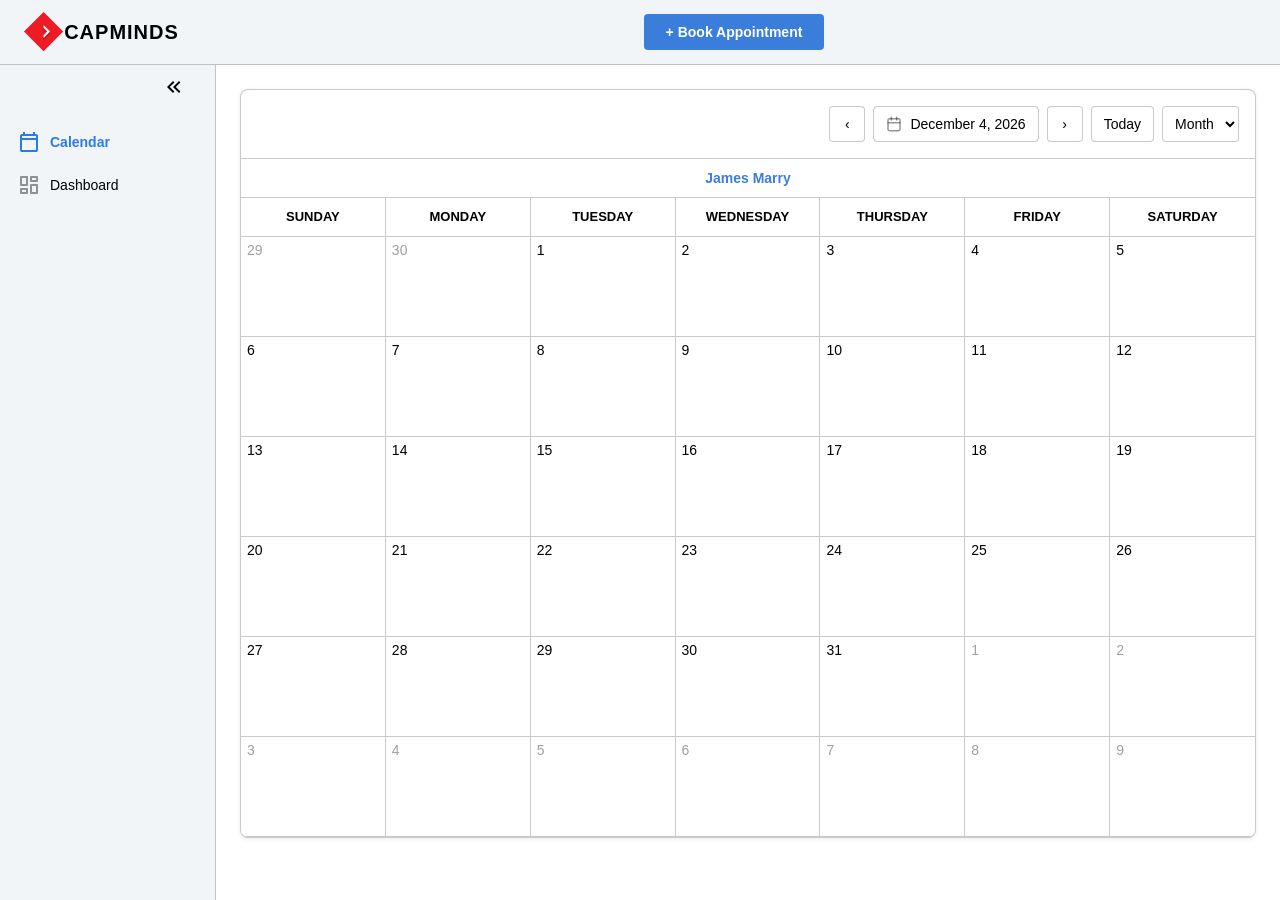
<file: index.html>
<!DOCTYPE html>
<html lang="en">
<head>
<meta charset="UTF-8">
<meta name="viewport" content="width=device-width, initial-scale=1.0">
<title>CapMinds - Calendar</title>
<link rel="stylesheet" href="style.css">
</head>
<body>

<!-- header -->
<header class="header">
  <div class="logo-box">
        <img src="./assets/header/log.svg" alt="" height="40.17px" width="40.17px"> <span class="logo-text">CAPMINDS</span>
  </div>
  <button class="book-appointment-btn" id="bookAppointmentBtn">+ Book Appointment</button>
</header>

<div class="app-body">

<!-- sidebar -->
  <aside class="sidebar" id="sidebar">
    <button class="collapse-btn" id="collapseBtn" title="Collapse sidebar">
      <img src="./assets/sidebar/collapse.svg" alt="">
    </button>

    <nav class="sidebar-nav">
      <a href="calendar.html" class="nav-item active">
       <img src="./assets/sidebar/Vector.svg" alt="">
        <span class="nav-label">Calendar</span>
      </a>
      <a href="dashboard.html" class="nav-item">
      <img src="./assets/sidebar/Vector (1).svg" alt="">
        <span class="nav-label">Dashboard</span>
      </a>
    </nav>
  </aside>
<!-- main content -->
  <main class="main-content">

    <div class="calendar-toolbar">
      <button class="toolbar-btn" id="prevMonthBtn">&lsaquo;</button>

      <div class="current-date-box">
      <img src="./assets/practice/calendar.svg" alt="">
        <span id="currentDateText">January 18, 2023</span>
      </div>

      <button class="toolbar-btn" id="nextMonthBtn">&rsaquo;</button>
      <button class="toolbar-btn today-btn" id="todayBtn">Today</button>

      <select class="view-select" id="viewSelect">
        <option value="month">Month</option>
        <option value="week">Week</option>
        <option value="day">Day</option>
      </select>
    </div>

    <div class="doctor-name-row">
      <span id="doctorNameLabel">James Marry</span>
    </div>

    <div class="calendar-days-header">
      <div>SUNDAY</div>
      <div>MONDAY</div>
      <div>TUESDAY</div>
      <div>WEDNESDAY</div>
      <div>THURSDAY</div>
      <div>FRIDAY</div>
      <div>SATURDAY</div>
    </div>

    <div class="calendar-grid" id="calendarGrid"></div>

  </main>
</div>

<!-- appointmet model -->
<div class="modal-overlay" id="modalOverlay">
  <div class="modal-box">
    <div class="modal-header">
      <h2>Schedule Appointment</h2>
      <button type="button" class="modal-close-btn" id="closeModalBtn">&times;</button>
    </div>

    <form id="appointmentForm">
      <input type="hidden" id="appointmentId">

      <div class="form-row">
        <div class="form-group">
          <label for="patientName">
           <img src="./assets/popup/users.svg" alt=""> 
           <input type="text"  id="patientName" placeholder="Patient Name" required>
          </label>
         
        </div>
        <div class="form-group">
          <label for="doctorName">
           <img src="./assets/popup/users.svg" alt=""> <input type="text" id="doctorName" placeholder="Doctor Name" required>
          </label>
       
        </div>
      </div>

      <div class="form-row">
        <div class="form-group">
          <label for="hospitalName">
           <img src="./assets/popup/Location pin.svg" alt=""><input type="text" id="hospitalName" placeholder="Hospital Name">
          </label>
          
        </div>
        <div class="form-group">
          <label for="specialty">
           <img src="./assets/popup/fontisto_doctor.svg" alt="">   <input type="text" id="specialty" placeholder="Specialty">
          </label>
       
        </div>
      </div>

      <div class="form-row">
        <div class="form-group">
          <label for="appointmentDate">
            <img src="./assets/popup/Vector.svg" alt=""><input type="date" id="appointmentDate" required placeholder=" Select Date">
          </label>
          
        </div>
        <div class="form-group">
          <label for="appointmentTime">
          <img src="./assets/popup/Access time.svg" alt=""> <input type="time" id="appointmentTime" required placeholder="Select Time">
          </label>
         
        </div>
      </div>

      <div class="form-group full-width">
        <label for="reason">Reason</label>
        <textarea id="reason" rows="2" ></textarea>
      </div>

      <p class="error-message" id="formErrorMsg"></p>

      <div class="modal-footer">
        <button type="button" class="cancel-btn" id="cancelBtn">Cancel</button>
        <button type="submit" class="save-btn" id="saveBtn">Save</button>
      </div>
    </form>
  </div>
</div>

<script src="script.js"></script>
</body>
</html>
</file>
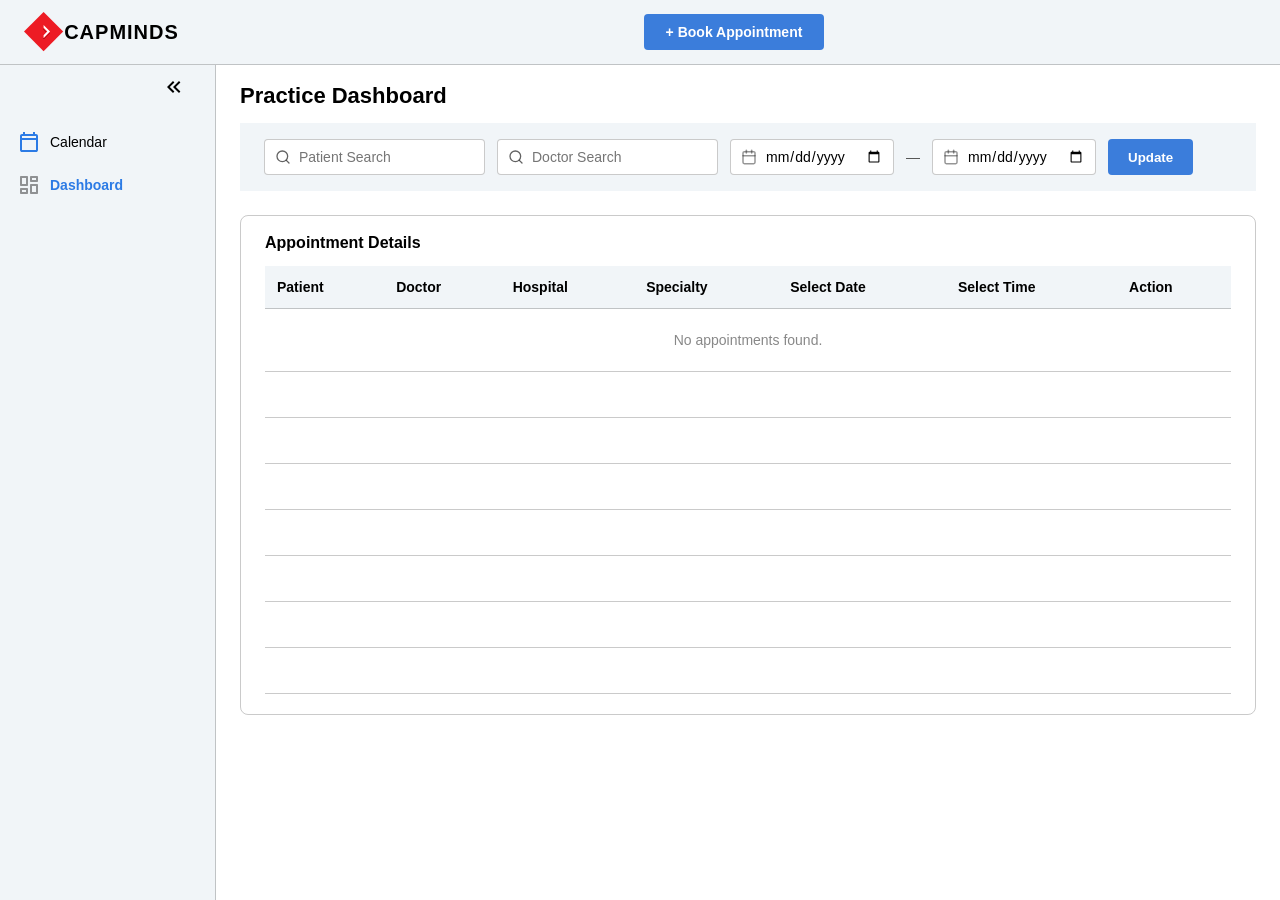
<file: dashboard.html>
<!DOCTYPE html>
<html lang="en">
<head>
<meta charset="UTF-8">
<meta name="viewport" content="width=device-width, initial-scale=1.0">
<title>CapMinds - Practice Dashboard</title>
<link rel="stylesheet" href="style.css">
</head>
<body>

  <!-- header -->
<header class="header">
  <div class="logo-box">
     <img src="./assets/header/log.svg" alt="" height="40.17px" width="40.17px"> <span class="logo-text">CAPMINDS</span>
  </div>
  <button class="book-appointment-btn" id="bookAppointmentBtn">+ Book Appointment</button>
</header>

<div class="app-body">
<!-- sidebar -->
  <aside class="sidebar" id="sidebar">
    <button class="collapse-btn" id="collapseBtn" title="Collapse sidebar">
      <img src="./assets/sidebar/collapse.svg" alt="">
    </button>

    <nav class="sidebar-nav">
      <a href="index.html" class="nav-item">
          <img src="./assets/sidebar/Vector.svg" alt="">
        <span class="nav-label">Calendar</span>
      </a>
      <a href="dashboard.html" class="nav-item active">
        <img src="./assets/sidebar/Vector (1).svg" alt="">
        <span class="nav-label">Dashboard</span>
      </a>
    </nav>
  </aside>
<!-- main content -->
  <main class="dashboard-main">

    <h1 class="dashboard-title">Practice Dashboard</h1>

    <div class="filter-bar">
      <div class="filter-input-box">
     <img src="./assets/practice/search 1.svg" alt="">
        <input type="text" id="patientSearch" placeholder="Patient Search">
      </div>
      <div class="filter-input-box">
        <img src="./assets/practice/search 1.svg" alt="">
        <input type="text" id="doctorSearch" placeholder="Doctor Search">
      </div>
      <div class="filter-input-box">
      <img src="./assets/practice/calendar.svg" alt="">
        <input type="date" id="startDate">
      </div>
      <span class="date-separator">&mdash;</span>
      <div class="filter-input-box">
        <img src="./assets/practice/calendar.svg" alt="">
        <input type="date" id="endDate">
      </div>
      <button class="update-btn" id="updateFilterBtn">Update</button>
    </div>

    <div class="appointment-table-wrap">
      <h2 class="table-heading">Appointment Details</h2>

      <div class="table-scroll">
        <table class="appointment-table">
          <thead>
            <tr>
              <th>Patient</th>
              <th>Doctor</th>
              <th>Hospital</th>
              <th>Specialty</th>
              <th>Select Date</th>
              <th>Select Time</th>
              <th>Action</th>
            </tr>
          </thead>
          <tbody id="appointmentTableBody">
            <!-- js -->
          </tbody>
        </table>
      </div>
    </div>

  </main>
</div>

<!-- appointment model -->

<div class="modal-overlay" id="modalOverlay">
  <div class="modal-box">
    <div class="modal-header">
      <h2>Schedule Appointment</h2>
      <button type="button" class="modal-close-btn" id="closeModalBtn">&times;</button>
    </div>

    <form id="appointmentForm">
      <input type="hidden" id="appointmentId">

      <div class="form-row">
        <div class="form-group">
          <label for="patientName">
           <img src="./assets/popup/users.svg" alt=""> 
           <input type="text"  id="patientName" placeholder="Patient Name" required>
          </label>
         
        </div>
        <div class="form-group">
          <label for="doctorName">
           <img src="./assets/popup/users.svg" alt=""> <input type="text" id="doctorName" placeholder="Doctor Name" required>
          </label>
       
        </div>
      </div>

      <div class="form-row">
        <div class="form-group">
          <label for="hospitalName">
           <img src="./assets/popup/Location pin.svg" alt=""><input type="text" id="hospitalName" placeholder="Hospital Name">
          </label>
          
        </div>
        <div class="form-group">
          <label for="specialty">
           <img src="./assets/popup/fontisto_doctor.svg" alt="">   <input type="text" id="specialty" placeholder="Specialty">
          </label>
       
        </div>
      </div>

      <div class="form-row">
        <div class="form-group">
          <label for="appointmentDate">
            <img src="./assets/popup/Vector.svg" alt=""><input type="date" id="appointmentDate" required placeholder=" Select Date">
          </label>
          
        </div>
        <div class="form-group">
          <label for="appointmentTime">
          <img src="./assets/popup/Access time.svg" alt=""> <input type="time" id="appointmentTime" required placeholder="Select Time">
          </label>
         
        </div>
      </div>

      <div class="form-group full-width">
        <label for="reason">Reason</label>
        <textarea id="reason" rows="2" ></textarea>
      </div>

      <p class="error-message" id="formErrorMsg"></p>

      <div class="modal-footer">
        <button type="button" class="cancel-btn" id="cancelBtn">Cancel</button>
        <button type="submit" class="save-btn" id="saveBtn">Save</button>
      </div>
    </form>
  </div>
</div>

<script src="script.js"></script>
</body>
</html>
</file>
<file: style.css>
* {
  margin: 0;
  padding: 0;
  box-sizing: border-box;
}

body {
  font-family: 'Open Sans', Arial, sans-serif;
  font-weight: 400;
  font-size: 14px;
  line-height: 100%;
  color: #000000;
  background-color: #FFFFFF;
}

a {
  text-decoration: none;
  color: inherit;
}

button {
  cursor: pointer;
  font-family: inherit;
}


.icon-box {
  display: inline-flex;
  align-items: center;
  justify-content: center;
  width: 24px;
  height: 24px;
  font-size: 11px;
  color: #555555;
  flex-shrink: 0;
}

.small-icon {
  width: 16px;
  height: 16px;
  font-size: 12px;
}


.header {
  display: flex;
  align-items: center;
  justify-content: space-between;
  height: 65px;
  background-color: #F1F5F8;
  border-bottom: 1px solid #2E2E2E40;
  padding: 0 24px;
}

.logo-box {
  width: 188px;
  height: 40px;
  display: flex;
  align-items: center;
}

.logo-text {
  font-weight: 700;
  font-size: 20px;
  letter-spacing: 1px;
}

.book-appointment-btn {
  width: 180px;
  height: 36px;
  border: none;
  border-radius: 4px;
  padding: 8px 16px;
  background-color: #3B7DDB;
  color: #FFFFFF;
  font-size: 14px;
  font-weight: 600;
  margin:auto;
}

.book-appointment-btn:hover {
  background-color: #2F65B8;
}


.app-body {
  display: flex;
  align-items: flex-start;
}
/* sidebar */
.sidebar {
  width: 216px;
  min-height: calc(100vh - 65px);
  background-color: #F1F5F8;
  border-right: 1px solid #2E2E2E40;
  padding-top: 16px;
  flex-shrink: 0;
}

.collapse-btn {
  border: none;
  background: transparent;
  margin-left: 167px;
  margin-bottom: 24px;
}

.sidebar-nav {
  display: flex;
  flex-direction: column;
}

.nav-item {
  display: flex;
  align-items: center;
  gap: 12px;
  padding: 12px 20px;
  color: #000000;
  font-size: 14px;
  font-weight: 400;
}

.nav-item:hover {
  background-color: #E7ECF1;
}

.nav-item.active {
  color: #2C7BE5;
  font-weight: 600;
}

.sidebar.collapsed {
  width: 72px;
}

.sidebar.collapsed .nav-label {
  display: none;
}
/* main content */
.main-content {
  flex: 1;
  max-width: 1110px;
  margin: 24px;
  background-color: #FFFFFF;
  border-radius: 8px;
  padding-top: 16px;
  min-width: 0; /* allows shrinking inside flex parent */
  overflow: hidden; /* clips the grid's corners so they follow the card's border-radius */
  border: 1px solid #2E2E2E40;
  box-shadow: 0 1px 4px rgba(0, 0, 0, 0.08);
}

.calendar-toolbar {
  display: flex;
  align-items: center;
  gap: 8px;
  flex-wrap: wrap;
  justify-content: flex-end;
  padding: 0 16px 16px;
  border-bottom: 1px solid #2E2E2E40; 
}

.toolbar-btn {
  border: 1px solid #2E2E2E40;
  background-color: #FFFFFF;
  border-radius: 4px;
  height: 36px;
  min-width: 36px;
  padding: 0 12px;
  font-size: 14px;
}

.toolbar-btn:hover {
  background-color: #F1F5F8;
}

.current-date-box {
  display: flex;
  align-items: center;
  gap: 8px;
  border: 1px solid #2E2E2E40;
  border-radius: 4px;
  height: 36px;
  padding: 0 12px;
}

.view-select {
  height: 36px;
  border: 1px solid #2E2E2E40;
  border-radius: 4px;
  padding: 0 8px;
  font-size: 14px;
  background-color: #FFFFFF;
}

.doctor-name-row {
  text-align: center;
  color: #3B7DDB;
  font-weight: 600;
  padding: 12px 16px;
  border-bottom: 1px solid #2E2E2E40;
}


.calendar-days-header {
  display: grid;
  grid-template-columns: repeat(7, 1fr);
  text-align: center;
  font-weight: 600;
  font-size: 13px;
  border-bottom: 1px solid #2E2E2E40;
}

.calendar-days-header > div {
  padding: 12px 0;
  border-right: 1px solid #2E2E2E40;
}

.calendar-days-header > div:last-child {
  border-right: none;
}

.calendar-grid {
  display: grid;
  grid-template-columns: repeat(7, 1fr);
}

.calendar-cell {
  min-height: 100px;
  border-bottom: 1px solid #2E2E2E40;
  border-right: 1px solid #2E2E2E40;
  padding: 6px;
  position: relative;
  overflow: hidden;
}


.calendar-cell:nth-child(7n) {
  border-right: none;
}

.calendar-cell .day-number {
  font-size: 14px;
  margin-bottom: 6px;
}

.calendar-cell.other-month .day-number {
  color: #A0A0A0;
}


.appt-entry {
  background-color: #70C979;
  border-top: 2px solid #4FA85B;
  border-right: 1px solid #4FA85B;
  border-top-right-radius: 4px;
  padding: 4px 6px;
  margin-bottom: 4px;
  font-size: 12px;
  color: #FFFFFF;
  cursor: pointer;
}

.appt-entry .appt-text {
  display: block;
  white-space: nowrap;
  overflow: hidden;
  text-overflow: ellipsis;
}

.appt-actions {
  display: flex;
  gap: 6px;
  margin-top: 2px;
}

.appt-actions .icon-btn {
  border: none;
  background: transparent;
  color: #FFFFFF;
  font-size: 12px;
  padding: 0;
}


.modal-overlay {
  display: none;
  position: fixed;
  top: 0;
  left: 0;
  width: 100%;
  height: 100%;
  background-color: #00000066;
  align-items: center;
  justify-content: center;
  z-index: 999;
  padding: 16px;
}

.modal-overlay.modal-open {
  display: flex;
}

.modal-box {
  width: 580px;
  max-width: 100%;
  max-height: 90vh;
  overflow-y: auto;
  background-color: #FFFFFF;
  border-radius: 4px;
  padding: 24px;
}

.modal-header {
  display: flex;
  align-items: center;
  justify-content: space-between;
  margin-bottom: 16px;
}

.modal-header h2 {
  font-size: 18px;
  font-weight: 600;
}

.modal-close-btn {
  border: none;
  background: transparent;
  font-size: 20px;
}

.form-row {
  display: flex;
  gap: 16px;
  margin-bottom: 12px;
}

.form-group {
  flex: 1;
  display: flex;
  flex-direction: column;
  gap: 4px;
}

.form-group.full-width {
  margin-bottom: 12px;
}

.form-group label {
  display: flex;
  align-items: center;
  gap: 6px;
  font-size: 13px;
  color: #555555;
}

.form-group input,
.form-group textarea {
  border: 1px solid #2E2E2E40;
  border-radius: 4px;
  padding: 8px 10px;
  font-size: 14px;
  font-family: inherit;
}

.error-message {
  color: #D93025;
  font-size: 13px;
  min-height: 18px;
  margin-bottom: 8px;
}

.modal-footer {
  display: flex;
  justify-content: flex-end;
  gap: 12px;
  border-top: 1px solid #2E2E2E40;
  padding-top: 16px;
}

.cancel-btn {
  border: 1px solid #3B7DDB;
  background-color: #FFFFFF;
  color: #3B7DDB;
  border-radius: 4px;
  padding: 8px 20px;
  font-weight: 600;
}

.save-btn {
  border: none;
  background-color: #3B7DDB;
  color: #FFFFFF;
  border-radius: 4px;
  padding: 8px 20px;
  font-weight: 600;
}

#appointmentDate,#appointmentTime,input[type="text"] {
  width: 100%;
  box-sizing: border-box;
}


.dashboard-main {
  flex: 1;
  max-width: 1262px;
  margin: 24px;
  min-width: 0; /* allows shrinking inside flex parent */
}

.dashboard-title {
  font-size: 22px;
  font-weight: 600;
  padding-bottom: 20px;
}

.filter-bar {
  display: flex;
  align-items: center;
  gap: 12px;
  flex-wrap: wrap;
  background-color: #F1F5F8;
  padding: 16px 24px;
}

.filter-input-box {
  display: flex;
  align-items: center;
  gap: 8px;
  border: 1px solid #2E2E2E40;
  border-radius: 4px;
  height: 36px;
  padding: 0 10px;
  background-color: #FFFFFF;
}

.filter-input-box input {
  border: none;
  outline: none;
  font-size: 14px;
  font-family: inherit;
  background-color: transparent;
}

.date-separator {
  color: #555555;
}

.update-btn {
  height: 36px;
  border: none;
  border-radius: 4px;
  background-color: #3B7DDB;
  color: #FFFFFF;
  padding: 0 20px;
  font-weight: 600;
}

.appointment-table-wrap {
  border: 1px solid #2E2E2E40;
  border-radius: 8px;
  margin-top: 24px;
  padding: 20px 24px;
  overflow: hidden; 
}

.table-heading {
  font-size: 16px;
  font-weight: 600;
  margin-bottom: 16px;
}

.table-scroll {
  overflow-x: auto;
}

.appointment-table {
  width: 100%;
  border-collapse: collapse;
}

.appointment-table th,
.appointment-table td {
  text-align: left;
  padding: 14px 12px;
  border-bottom: 1px solid #2E2E2E40;
  font-size: 14px;
  white-space: nowrap;
}

.appointment-table th {
  font-weight: 600;
  color: #000000;
  background-color: #F1F5F8;
}

.appointment-table td.link-cell {
  color: #3B7DDB;
}

.appointment-table tr.filler-row td {
  height: 46px; 
}

.action-btn {
  border: none;
  background: transparent;
  font-size: 15px;
  margin-right: 10px;
}

.edit-row-btn {
  color: #3B7DDB;
}

.delete-row-btn {
  color: #D93025;
}

.no-results-row td {
  text-align: center;
  color: #888888;
  padding: 24px 0;
}

/* breakpoints */

/* Tablet */
@media (max-width: 1024px) {
  .sidebar {
    width: 72px;
  }
  .sidebar .nav-label {
    display: none;
  }
  .main-content,
  .dashboard-main {
    margin: 16px;
  }
}

/* Mobile */
@media (max-width: 768px) {
  .header {
    flex-wrap: wrap;
    height: auto;
    padding: 12px 16px;
    gap: 12px;
  }

  .book-appointment-btn {
    width: 100%;
  }

  .app-body {
    flex-direction: column;
  }

  .sidebar {
    width: 100%;
    min-height: auto;
    border-right: none;
    border-bottom: 1px solid #2E2E2E40;
    padding-top: 8px;
  }

  .sidebar-nav {
    flex-direction: row;
  }

  .sidebar .nav-label {
    display: none;
  }

  .calendar-toolbar {
    justify-content: center;
  }

  .calendar-days-header {
    font-size: 10px;
  }

  .calendar-cell {
    min-height: 70px;
    padding: 4px;
    font-size: 11px;
  }

  .appt-entry {
    font-size: 10px;
  }

  .form-row {
    flex-direction: column;
    gap: 12px;
  }

  .modal-box {
    padding: 16px;
  }

  .filter-bar {
    flex-direction: column;
    align-items: stretch;
  }

  .filter-input-box {
    width: 100%;
  }

  .update-btn {
    width: 100%;
  }

  main{
    width:1110px;
  }
}
</file>
